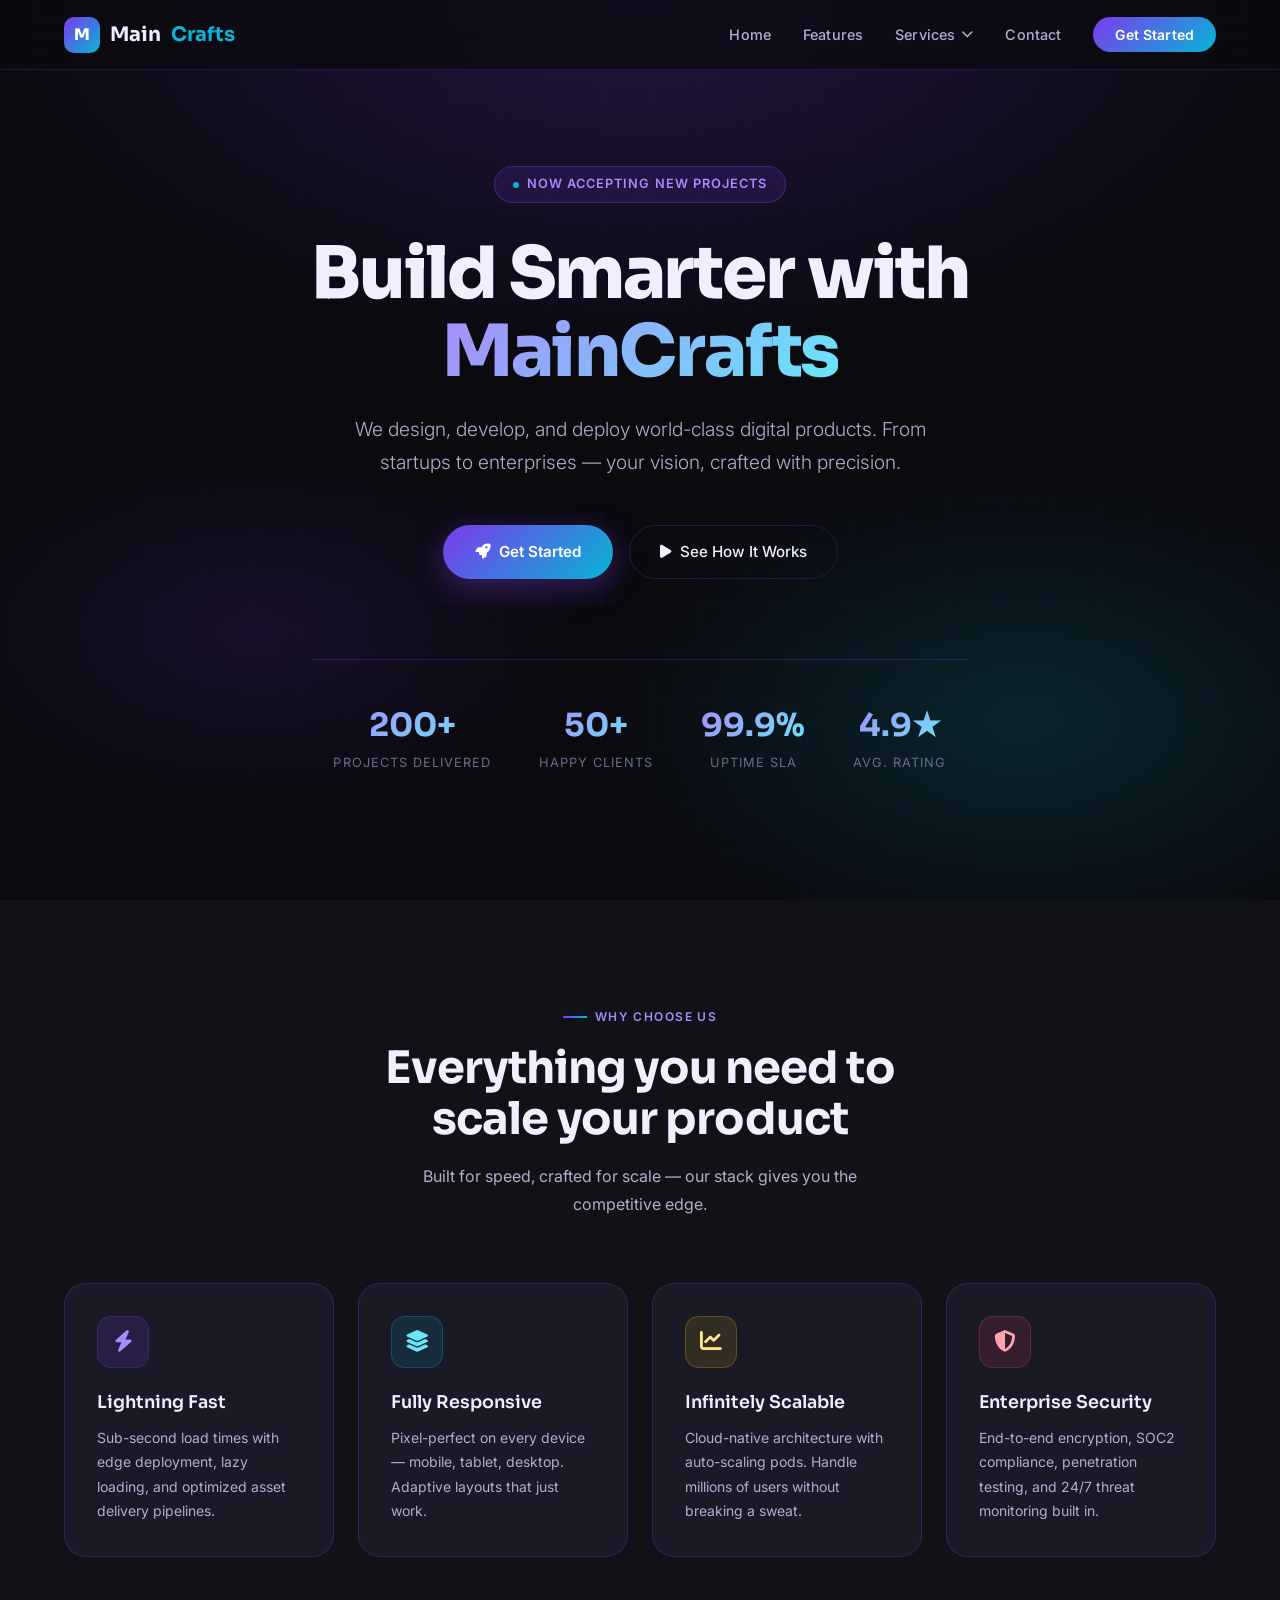
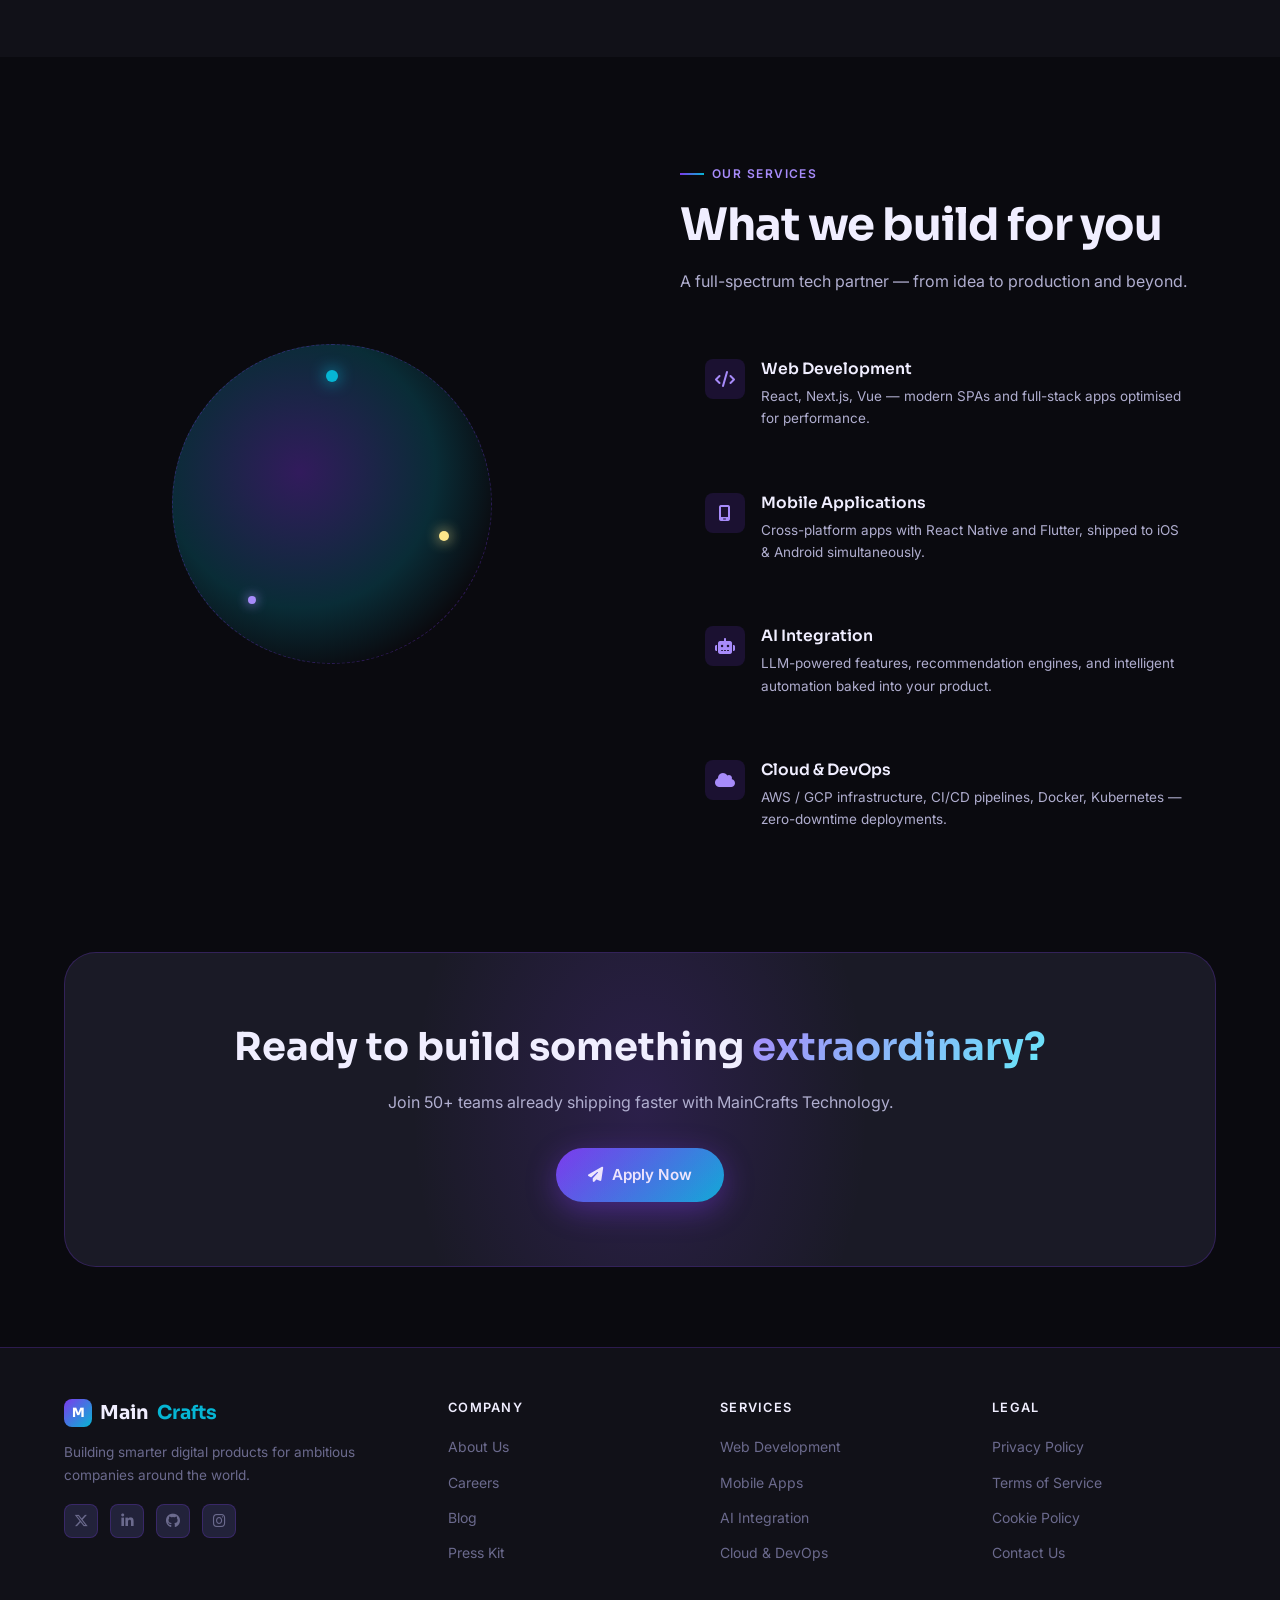
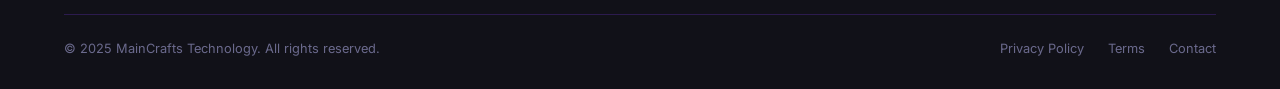
<file: task 1/index.html>
<!DOCTYPE html>
<html lang="en">
<head>
  <meta charset="UTF-8" />
  <meta name="viewport" content="width=device-width, initial-scale=1.0"/>
  <title>MainCrafts Technology – Build Smarter</title>

  <!-- Google Fonts -->
  <link rel="preconnect" href="https://fonts.googleapis.com"/>
  <link rel="preconnect" href="https://fonts.gstatic.com" crossorigin/>
  <link href="https://fonts.googleapis.com/css2?family=Sora:wght@300;400;600;700;800&family=Inter:wght@300;400;500;600&display=swap" rel="stylesheet"/>

  <!-- Font Awesome -->
  <link rel="stylesheet" href="https://cdnjs.cloudflare.com/ajax/libs/font-awesome/6.5.0/css/all.min.css"/>

  <!-- Custom CSS -->
  <link rel="stylesheet" href="style.css"/>
</head>
<body>

<!-- ══════════════ NAVBAR ══════════════ -->
<nav id="navbar">
  <a href="#home" class="nav-logo">
    <div class="logo-mark">M</div>
    Main<span class="logo-dot">Crafts</span>
  </a>

  <ul class="nav-links">
    <li><a href="#home">Home</a></li>
    <li><a href="#features">Features</a></li>
    <li class="dropdown">
      <a href="#services">Services <i class="fa-solid fa-chevron-down"></i></a>
      <ul class="dropdown-menu">
        <li><a href="#services"><i class="fa-solid fa-code"></i> Web Development</a></li>
        <li><a href="#services"><i class="fa-solid fa-mobile-screen"></i> Mobile Apps</a></li>
        <li><a href="#services"><i class="fa-solid fa-robot"></i> AI Integration</a></li>
        <li><a href="#services"><i class="fa-solid fa-cloud"></i> Cloud Solutions</a></li>
        <li><a href="#services"><i class="fa-solid fa-shield-halved"></i> Cybersecurity</a></li>
      </ul>
    </li>
    <li><a href="#contact">Contact</a></li>
    <li><a href="#contact" class="nav-cta">Get Started</a></li>
  </ul>

  <button class="hamburger" id="hamburger" aria-label="Open menu">
    <i class="fa-solid fa-bars"></i>
  </button>
</nav>

<!-- Mobile Menu -->
<div class="mobile-menu" id="mobile-menu">
  <a href="#home" class="mob-link">Home</a>
  <a href="#features" class="mob-link">Features</a>
  <a href="#services" class="mob-link">Services</a>
  <a href="#services" class="m-sub mob-link">↳ Web Development</a>
  <a href="#services" class="m-sub mob-link">↳ Mobile Apps</a>
  <a href="#services" class="m-sub mob-link">↳ AI Integration</a>
  <a href="#services" class="m-sub mob-link">↳ Cloud Solutions</a>
  <a href="#contact" class="mob-link">Contact</a>
  <a href="#contact" class="m-cta mob-link">Get Started →</a>
</div>

<!-- ══════════════ HERO ══════════════ -->
<section id="home">
  <div class="hero-content">
    <div class="hero-badge"><span></span> Now Accepting New Projects</div>

    <h1 class="hero-h1">
      Build Smarter with<br/>
      <span class="gradient-text">MainCrafts</span>
    </h1>

    <p class="hero-sub">
      We design, develop, and deploy world-class digital products. From startups to enterprises — your vision, crafted with precision.
    </p>

    <div class="hero-actions">
      <a href="#contact" class="btn-primary">
        <i class="fa-solid fa-rocket"></i> Get Started
      </a>
      <a href="#features" class="btn-ghost">
        <i class="fa-solid fa-play"></i> See How It Works
      </a>
    </div>

    <div class="hero-stats">
      <div class="stat-item">
        <div class="stat-num">200+</div>
        <div class="stat-label">Projects Delivered</div>
      </div>
      <div class="stat-item">
        <div class="stat-num">50+</div>
        <div class="stat-label">Happy Clients</div>
      </div>
      <div class="stat-item">
        <div class="stat-num">99.9%</div>
        <div class="stat-label">Uptime SLA</div>
      </div>
      <div class="stat-item">
        <div class="stat-num">4.9★</div>
        <div class="stat-label">Avg. Rating</div>
      </div>
    </div>
  </div>
</section>

<!-- ══════════════ FEATURES ══════════════ -->
<section id="features">
  <div class="section-head reveal">
    <div class="section-label">Why Choose Us</div>
    <h2 class="section-title">Everything you need to <br/>scale your product</h2>
    <p class="section-desc">Built for speed, crafted for scale — our stack gives you the competitive edge.</p>
  </div>

  <div class="features-grid">
    <div class="feat-card reveal">
      <div class="feat-icon"><i class="fa-solid fa-bolt"></i></div>
      <div class="feat-title">Lightning Fast</div>
      <p class="feat-desc">Sub-second load times with edge deployment, lazy loading, and optimized asset delivery pipelines.</p>
    </div>

    <div class="feat-card c-cyan reveal">
      <div class="feat-icon"><i class="fa-solid fa-layer-group"></i></div>
      <div class="feat-title">Fully Responsive</div>
      <p class="feat-desc">Pixel-perfect on every device — mobile, tablet, desktop. Adaptive layouts that just work.</p>
    </div>

    <div class="feat-card c-amber reveal">
      <div class="feat-icon"><i class="fa-solid fa-chart-line"></i></div>
      <div class="feat-title">Infinitely Scalable</div>
      <p class="feat-desc">Cloud-native architecture with auto-scaling pods. Handle millions of users without breaking a sweat.</p>
    </div>

    <div class="feat-card c-rose reveal">
      <div class="feat-icon"><i class="fa-solid fa-shield-halved"></i></div>
      <div class="feat-title">Enterprise Security</div>
      <p class="feat-desc">End-to-end encryption, SOC2 compliance, penetration testing, and 24/7 threat monitoring built in.</p>
    </div>
  </div>
</section>

<!-- ══════════════ SERVICES ══════════════ -->
<section id="services">
  <div class="services-wrap">
    <div class="services-visual reveal">
      <div class="orb">
        <div class="orb-ring"></div>
        <div class="orb-dot"></div>
        <div class="orb-dot d2"></div>
        <div class="orb-dot d3"></div>
      </div>
    </div>

    <div class="reveal">
      <div class="section-label">Our Services</div>
      <h2 class="section-title">What we build for you</h2>
      <p class="section-desc" style="margin-bottom:2.5rem;">A full-spectrum tech partner — from idea to production and beyond.</p>

      <ul class="services-list">
        <li class="svc-item">
          <div class="svc-item-icon"><i class="fa-solid fa-code"></i></div>
          <div>
            <div class="svc-item-title">Web Development</div>
            <p class="svc-item-desc">React, Next.js, Vue — modern SPAs and full-stack apps optimised for performance.</p>
          </div>
        </li>
        <li class="svc-item">
          <div class="svc-item-icon"><i class="fa-solid fa-mobile-screen"></i></div>
          <div>
            <div class="svc-item-title">Mobile Applications</div>
            <p class="svc-item-desc">Cross-platform apps with React Native and Flutter, shipped to iOS & Android simultaneously.</p>
          </div>
        </li>
        <li class="svc-item">
          <div class="svc-item-icon"><i class="fa-solid fa-robot"></i></div>
          <div>
            <div class="svc-item-title">AI Integration</div>
            <p class="svc-item-desc">LLM-powered features, recommendation engines, and intelligent automation baked into your product.</p>
          </div>
        </li>
        <li class="svc-item">
          <div class="svc-item-icon"><i class="fa-solid fa-cloud"></i></div>
          <div>
            <div class="svc-item-title">Cloud & DevOps</div>
            <p class="svc-item-desc">AWS / GCP infrastructure, CI/CD pipelines, Docker, Kubernetes — zero-downtime deployments.</p>
          </div>
        </li>
      </ul>
    </div>
  </div>
</section>

<!-- ══════════════ CTA BANNER ══════════════ -->
<div class="cta-banner reveal" id="contact">
  <h2>Ready to build something <span class="cta-gradient-text">extraordinary?</span></h2>
  <p>Join 50+ teams already shipping faster with MainCrafts Technology.</p>
  <a href="mailto:hello@maincrafts.in" class="btn-primary" style="display:inline-flex;">
    <i class="fa-solid fa-paper-plane"></i> Apply Now
  </a>
</div>

<!-- ══════════════ FOOTER ══════════════ -->
<footer>
  <div class="footer-top">
    <div class="footer-brand">
      <div class="brand-name">
        <div class="footer-logo-mark">M</div>
        Main<span class="logo-dot">Crafts</span>
      </div>
      <p>Building smarter digital products for ambitious companies around the world.</p>
      <div class="social-row">
        <a href="#" aria-label="Twitter"><i class="fa-brands fa-x-twitter"></i></a>
        <a href="#" aria-label="LinkedIn"><i class="fa-brands fa-linkedin-in"></i></a>
        <a href="#" aria-label="GitHub"><i class="fa-brands fa-github"></i></a>
        <a href="#" aria-label="Instagram"><i class="fa-brands fa-instagram"></i></a>
      </div>
    </div>

    <div class="footer-col">
      <h4>Company</h4>
      <ul>
        <li><a href="#">About Us</a></li>
        <li><a href="#">Careers</a></li>
        <li><a href="#">Blog</a></li>
        <li><a href="#">Press Kit</a></li>
      </ul>
    </div>

    <div class="footer-col">
      <h4>Services</h4>
      <ul>
        <li><a href="#services">Web Development</a></li>
        <li><a href="#services">Mobile Apps</a></li>
        <li><a href="#services">AI Integration</a></li>
        <li><a href="#services">Cloud & DevOps</a></li>
      </ul>
    </div>

    <div class="footer-col">
      <h4>Legal</h4>
      <ul>
        <li><a href="#">Privacy Policy</a></li>
        <li><a href="#">Terms of Service</a></li>
        <li><a href="#">Cookie Policy</a></li>
        <li><a href="#contact">Contact Us</a></li>
      </ul>
    </div>
  </div>

  <div class="footer-bottom">
    <p>© 2025 MainCrafts Technology. All rights reserved.</p>
    <div class="footer-links">
      <a href="#">Privacy Policy</a>
      <a href="#">Terms</a>
      <a href="#contact">Contact</a>
    </div>
  </div>
</footer>

<!-- Custom JS -->
<script src="script.js"></script>
</body>
</html>
</file>
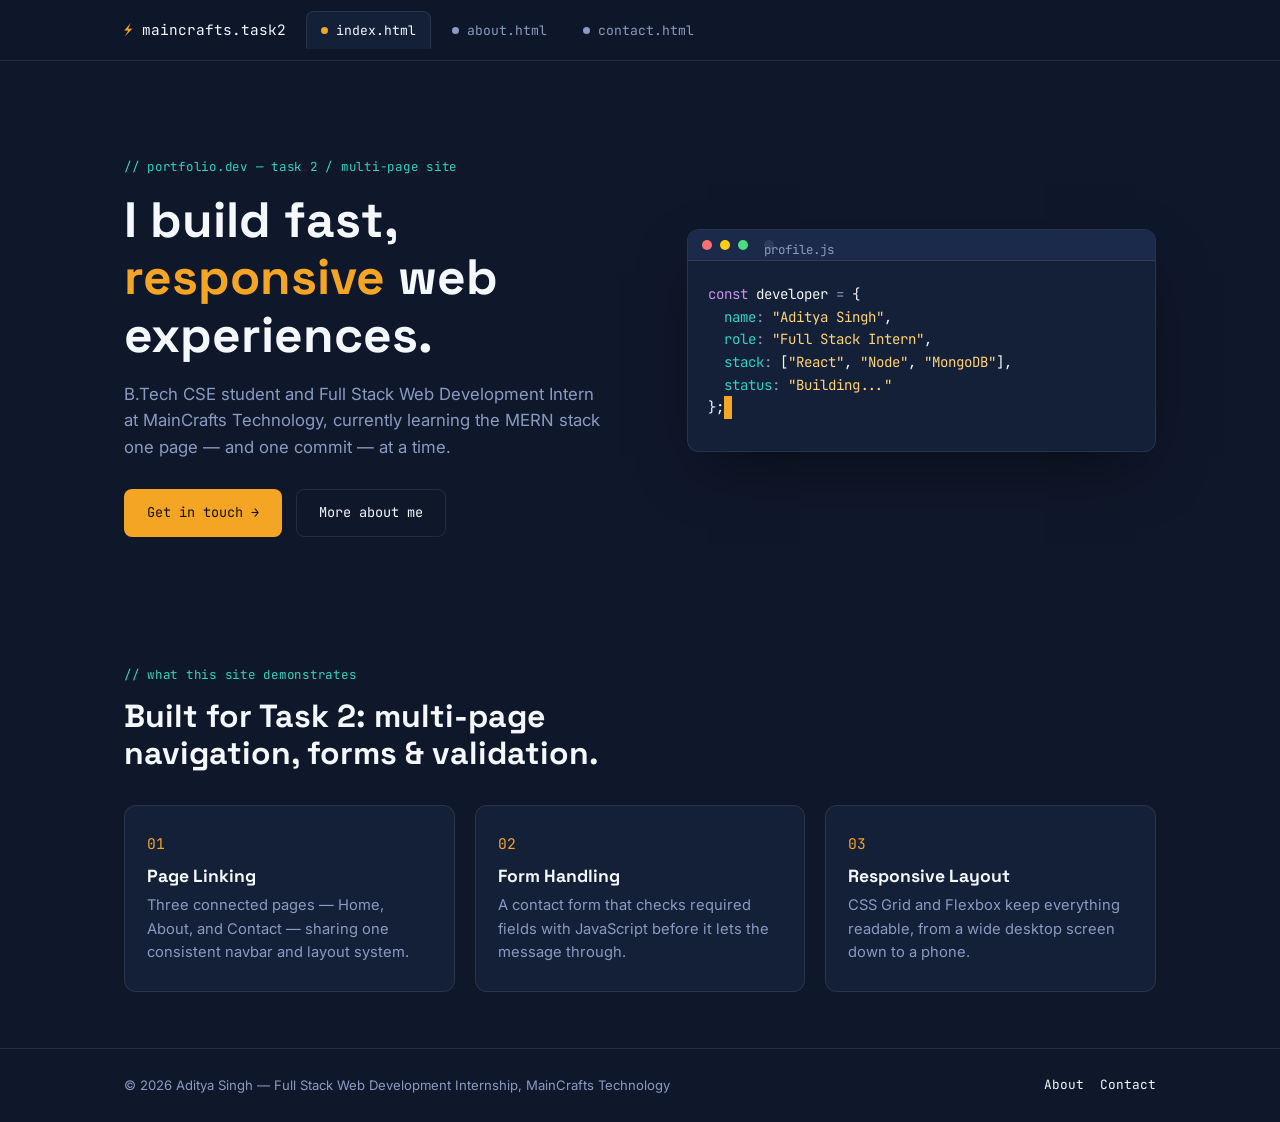
<file: task 2/index.html>
<!DOCTYPE html>
<html lang="en">
<head>
<meta charset="UTF-8" />
<meta name="viewport" content="width=device-width, initial-scale=1.0" />
<title>Home — Aditya Singh | Full Stack Developer</title>
<link rel="preconnect" href="https://fonts.googleapis.com">
<link href="https://fonts.googleapis.com/css2?family=Space+Grotesk:wght@500;600;700&family=Inter:wght@400;500;600&family=JetBrains+Mono:wght@400;500&display=swap" rel="stylesheet">
<link rel="stylesheet" href="style.css">
</head>
<body>

<nav class="tabbar">
  <div class="tabbar__inner">
    <div class="tabbar__brand"><span>⚡</span> maincrafts.task2</div>
    <div class="tabbar__tabs">
      <a href="index.html" class="tab active"><span class="tab__dot"></span>index.html</a>
      <a href="about.html" class="tab"><span class="tab__dot"></span>about.html</a>
      <a href="contact.html" class="tab"><span class="tab__dot"></span>contact.html</a>
    </div>
    <button class="tabbar__menu" id="menuBtn" aria-label="Toggle menu">☰</button>
  </div>
</nav>

<main class="wrap">
  <section class="hero">
    <div>
      <p class="eyebrow">// portfolio.dev — task 2 / multi-page site</p>
      <h1>I build fast, <span class="hl">responsive</span> web experiences.</h1>
      <p class="lead">B.Tech CSE student and Full Stack Web Development Intern at MainCrafts Technology, currently learning the MERN stack one page — and one commit — at a time.</p>
      <div class="hero__cta">
        <a href="contact.html" class="btn btn--primary">Get in touch →</a>
        <a href="about.html" class="btn btn--ghost">More about me</a>
      </div>
    </div>

    <div class="terminal">
      <div class="terminal__bar">
        <span></span><span></span><span></span>
        <span class="terminal__title">profile.js</span>
      </div>
      <div class="terminal__body" id="typedCode"></div>
    </div>
  </section>

  <section class="section">
    <div class="section__head">
      <p class="eyebrow">// what this site demonstrates</p>
      <h2>Built for Task 2: multi-page navigation, forms &amp; validation.</h2>
    </div>

    <div class="grid-3">
      <div class="card">
        <p class="card__num">01</p>
        <h3>Page Linking</h3>
        <p>Three connected pages — Home, About, and Contact — sharing one consistent navbar and layout system.</p>
      </div>
      <div class="card">
        <p class="card__num">02</p>
        <h3>Form Handling</h3>
        <p>A contact form that checks required fields with JavaScript before it lets the message through.</p>
      </div>
      <div class="card">
        <p class="card__num">03</p>
        <h3>Responsive Layout</h3>
        <p>CSS Grid and Flexbox keep everything readable, from a wide desktop screen down to a phone.</p>
      </div>
    </div>
  </section>
</main>

<footer>
  <div class="wrap">
    <p>© 2026 Aditya Singh — Full Stack Web Development Internship, MainCrafts Technology</p>
    <div class="foot-links">
      <a href="about.html">About</a>
      <a href="contact.html">Contact</a>
    </div>
  </div>
</footer>

<script src="script.js"></script>
</body>
</html>
</file>
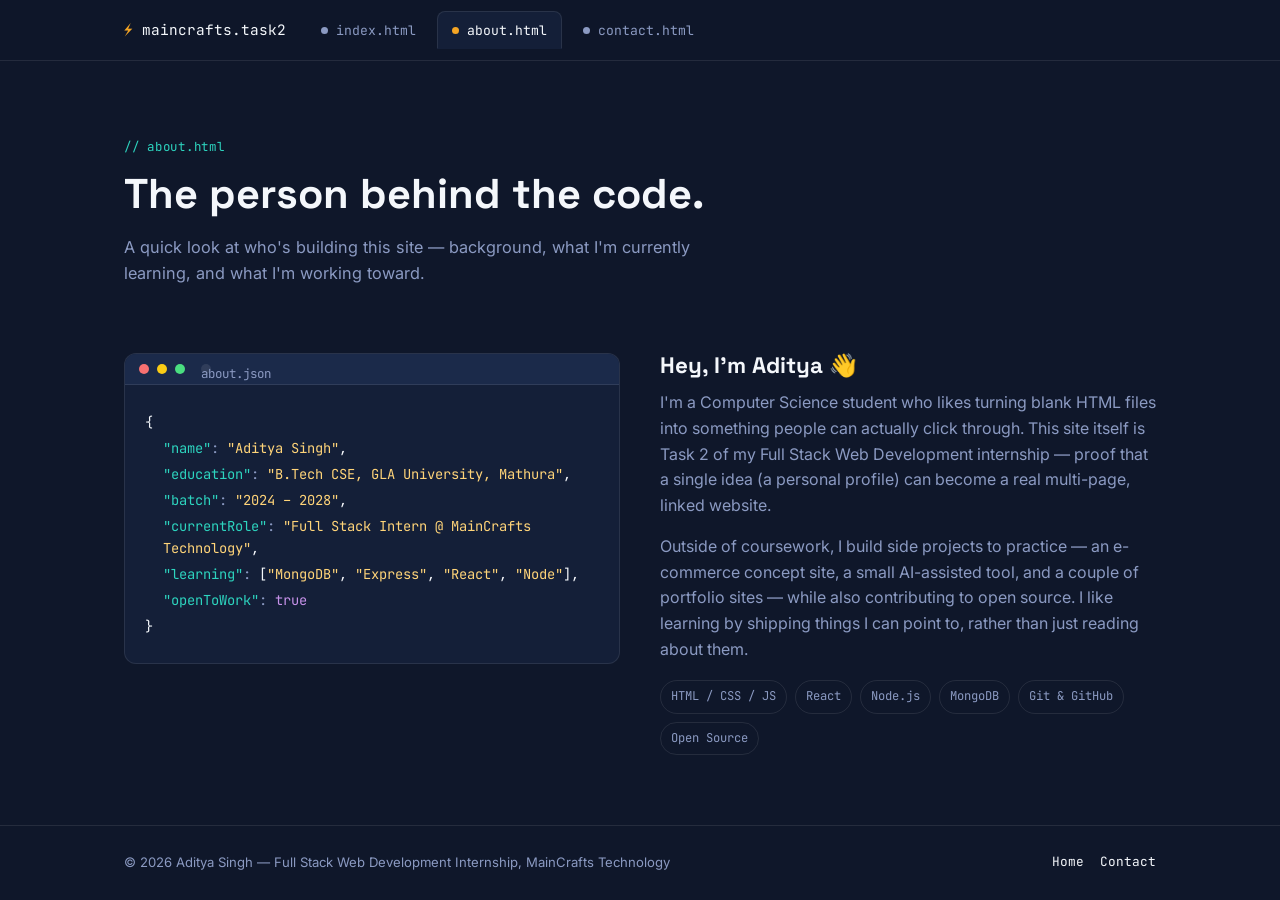
<file: task 2/about.html>
<!DOCTYPE html>
<html lang="en">
<head>
<meta charset="UTF-8" />
<meta name="viewport" content="width=device-width, initial-scale=1.0" />
<title>About — Aditya Singh | Full Stack Developer</title>
<link rel="preconnect" href="https://fonts.googleapis.com">
<link href="https://fonts.googleapis.com/css2?family=Space+Grotesk:wght@500;600;700&family=Inter:wght@400;500;600&family=JetBrains+Mono:wght@400;500&display=swap" rel="stylesheet">
<link rel="stylesheet" href="style.css">
</head>
<body>

<nav class="tabbar">
  <div class="tabbar__inner">
    <div class="tabbar__brand"><span>⚡</span> maincrafts.task2</div>
    <div class="tabbar__tabs">
      <a href="index.html" class="tab"><span class="tab__dot"></span>index.html</a>
      <a href="about.html" class="tab active"><span class="tab__dot"></span>about.html</a>
      <a href="contact.html" class="tab"><span class="tab__dot"></span>contact.html</a>
    </div>
    <button class="tabbar__menu" id="menuBtn" aria-label="Toggle menu">☰</button>
  </div>
</nav>

<main class="wrap">
  <section class="about-hero">
    <p class="eyebrow">// about.html</p>
    <h1>The person behind the code.</h1>
    <p class="lead">A quick look at who's building this site — background, what I'm currently learning, and what I'm working toward.</p>
  </section>

  <section class="about-grid">
    <div class="profile-card">
      <div class="terminal__bar">
        <span></span><span></span><span></span>
        <span class="terminal__title">about.json</span>
      </div>
      <div class="profile-card__body">
        <div class="line">{</div>
        <div class="line indent"><span class="tok-key">"name"</span><span class="tok-punc">:</span> <span class="tok-str">"Aditya Singh"</span>,</div>
        <div class="line indent"><span class="tok-key">"education"</span><span class="tok-punc">:</span> <span class="tok-str">"B.Tech CSE, GLA University, Mathura"</span>,</div>
        <div class="line indent"><span class="tok-key">"batch"</span><span class="tok-punc">:</span> <span class="tok-str">"2024 – 2028"</span>,</div>
        <div class="line indent"><span class="tok-key">"currentRole"</span><span class="tok-punc">:</span> <span class="tok-str">"Full Stack Intern @ MainCrafts Technology"</span>,</div>
        <div class="line indent"><span class="tok-key">"learning"</span><span class="tok-punc">:</span> [<span class="tok-str">"MongoDB"</span>, <span class="tok-str">"Express"</span>, <span class="tok-str">"React"</span>, <span class="tok-str">"Node"</span>],</div>
        <div class="line indent"><span class="tok-key">"openToWork"</span><span class="tok-punc">:</span> <span class="tok-kw">true</span></div>
        <div class="line">}</div>
      </div>
    </div>

    <div class="about-copy">
      <h2>Hey, I'm Aditya 👋</h2>
      <p>I'm a Computer Science student who likes turning blank HTML files into something people can actually click through. This site itself is Task 2 of my Full Stack Web Development internship — proof that a single idea (a personal profile) can become a real multi-page, linked website.</p>
      <p>Outside of coursework, I build side projects to practice — an e-commerce concept site, a small AI-assisted tool, and a couple of portfolio sites — while also contributing to open source. I like learning by shipping things I can point to, rather than just reading about them.</p>
      <div class="tag-row">
        <span class="tag">HTML / CSS / JS</span>
        <span class="tag">React</span>
        <span class="tag">Node.js</span>
        <span class="tag">MongoDB</span>
        <span class="tag">Git &amp; GitHub</span>
        <span class="tag">Open Source</span>
      </div>
    </div>
  </section>
</main>

<footer>
  <div class="wrap">
    <p>© 2026 Aditya Singh — Full Stack Web Development Internship, MainCrafts Technology</p>
    <div class="foot-links">
      <a href="index.html">Home</a>
      <a href="contact.html">Contact</a>
    </div>
  </div>
</footer>

<script src="script.js"></script>
</body>
</html>
</file>
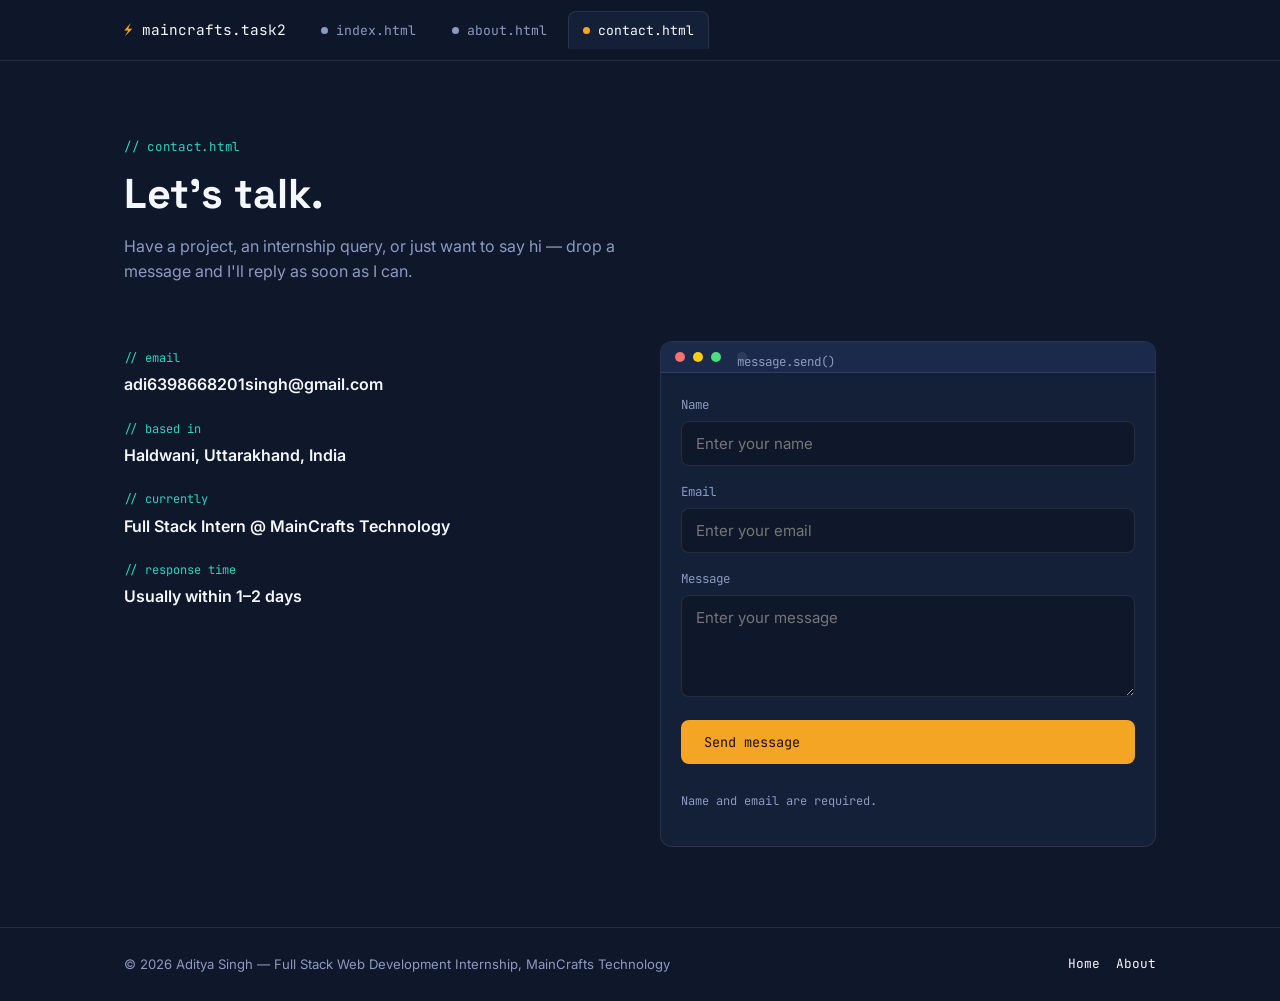
<file: task 2/contact.html>
<!DOCTYPE html>
<html lang="en">
<head>
<meta charset="UTF-8" />
<meta name="viewport" content="width=device-width, initial-scale=1.0" />
<title>Contact — Aditya Singh | Full Stack Developer</title>
<link rel="preconnect" href="https://fonts.googleapis.com">
<link href="https://fonts.googleapis.com/css2?family=Space+Grotesk:wght@500;600;700&family=Inter:wght@400;500;600&family=JetBrains+Mono:wght@400;500&display=swap" rel="stylesheet">
<link rel="stylesheet" href="style.css">
</head>
<body>

<nav class="tabbar">
  <div class="tabbar__inner">
    <div class="tabbar__brand"><span>⚡</span> maincrafts.task2</div>
    <div class="tabbar__tabs">
      <a href="index.html" class="tab"><span class="tab__dot"></span>index.html</a>
      <a href="about.html" class="tab"><span class="tab__dot"></span>about.html</a>
      <a href="contact.html" class="tab active"><span class="tab__dot"></span>contact.html</a>
    </div>
    <button class="tabbar__menu" id="menuBtn" aria-label="Toggle menu">☰</button>
  </div>
</nav>

<main class="wrap">
  <section class="contact-hero">
    <p class="eyebrow">// contact.html</p>
    <h1>Let's talk.</h1>
    <p class="lead">Have a project, an internship query, or just want to say hi — drop a message and I'll reply as soon as I can.</p>
  </section>

  <section class="contact-wrap">
    <div class="contact-info">
      <div class="item">
        <span class="label">// email</span>
        <strong>adi6398668201singh@gmail.com</strong>
      </div>
      <div class="item">
        <span class="label">// based in</span>
        <strong>Haldwani, Uttarakhand, India</strong>
      </div>
      <div class="item">
        <span class="label">// currently</span>
        <strong>Full Stack Intern @ MainCrafts Technology</strong>
      </div>
      <div class="item">
        <span class="label">// response time</span>
        <strong>Usually within 1–2 days</strong>
      </div>
    </div>

    <div class="form-card">
      <div class="terminal__bar">
        <span></span><span></span><span></span>
        <span class="terminal__title">message.send()</span>
      </div>
      <form name="contactForm" onsubmit="return validateForm()">
        <div class="field">
          <label for="name">Name</label>
          <input type="text" id="name" name="name" placeholder="Enter your name">
        </div>
        <div class="field">
          <label for="email">Email</label>
          <input type="email" id="email" name="email" placeholder="Enter your email">
        </div>
        <div class="field">
          <label for="message">Message</label>
          <textarea id="message" name="message" rows="4" placeholder="Enter your message"></textarea>
        </div>
        <button type="submit" class="btn btn--primary">Send message</button>
        <p class="form-note" id="formNote">Name and email are required.</p>
      </form>
    </div>
  </section>
</main>

<footer>
  <div class="wrap">
    <p>© 2026 Aditya Singh — Full Stack Web Development Internship, MainCrafts Technology</p>
    <div class="foot-links">
      <a href="index.html">Home</a>
      <a href="about.html">About</a>
    </div>
  </div>
</footer>

<script src="script.js"></script>
</body>
</html>
</file>
<file: task 1/style.css>
*, *::before, *::after { box-sizing: border-box; margin: 0; padding: 0; }

:root {
  --violet:    #7C3AED;
  --violet-lt: #A78BFA;
  --cyan:      #06B6D4;
  --cyan-lt:   #67E8F9;
  --bg-0:      #0A0A0F;
  --bg-1:      #111118;
  --bg-2:      #1A1A26;
  --bg-3:      #22223A;
  --text-hi:   #F0EEFF;
  --text-md:   #B0AECF;
  --text-lo:   #6B6A8D;
  --border:    rgba(124,58,237,0.25);
  --font-display: 'Sora', sans-serif;
  --font-body:    'Inter', sans-serif;
  --radius-sm: 8px;
  --radius-md: 14px;
  --radius-lg: 22px;
  --radius-xl: 32px;
}

html { scroll-behavior: smooth; }

body {
  font-family: var(--font-body);
  background: var(--bg-0);
  color: var(--text-hi);
  line-height: 1.6;
  overflow-x: hidden;
}

/* ── SCROLLBAR ── */
::-webkit-scrollbar { width: 6px; }
::-webkit-scrollbar-track { background: var(--bg-1); }
::-webkit-scrollbar-thumb { background: var(--violet); border-radius: 3px; }

/* ── SELECTION ── */
::selection { background: rgba(124,58,237,0.35); color: #fff; }

/* ══════════════════════════════
   NAVBAR
══════════════════════════════ */
nav {
  position: fixed; top: 0; left: 0; right: 0; z-index: 1000;
  display: flex; align-items: center; justify-content: space-between;
  padding: 0 5vw;
  height: 70px;
  background: rgba(10,10,15,0.72);
  backdrop-filter: blur(18px);
  border-bottom: 1px solid var(--border);
  transition: background 0.3s;
}

.nav-logo {
  display: flex; align-items: center; gap: 10px;
  font-family: var(--font-display); font-size: 1.25rem; font-weight: 700;
  color: var(--text-hi); text-decoration: none;
}
.nav-logo .logo-mark {
  width: 36px; height: 36px; border-radius: 10px;
  background: linear-gradient(135deg, var(--violet) 0%, var(--cyan) 100%);
  display: flex; align-items: center; justify-content: center;
  font-size: 1rem; font-weight: 800; color: #fff;
}
.logo-dot { color: var(--cyan); }

.nav-links {
  display: flex; align-items: center; gap: 2rem;
  list-style: none;
}
.nav-links a {
  color: var(--text-md); text-decoration: none;
  font-size: 0.9rem; font-weight: 500; letter-spacing: 0.01em;
  transition: color 0.2s;
}
.nav-links a:hover { color: var(--text-hi); }

/* Dropdown */
.dropdown { position: relative; }
.dropdown > a { display: flex; align-items: center; gap: 6px; }
.dropdown > a i { font-size: 0.75rem; transition: transform 0.25s; }
.dropdown:hover > a i { transform: rotate(180deg); }

.dropdown-menu {
  position: absolute; top: calc(100% + 14px); left: 50%;
  transform: translateX(-50%) translateY(-6px);
  background: var(--bg-2); border: 1px solid var(--border);
  border-radius: var(--radius-md); padding: 8px;
  min-width: 200px; list-style: none;
  opacity: 0; pointer-events: none;
  transition: opacity 0.2s, transform 0.2s;
  box-shadow: 0 24px 48px rgba(0,0,0,0.5);
}
.dropdown:hover .dropdown-menu {
  opacity: 1; pointer-events: all;
  transform: translateX(-50%) translateY(0);
}
.dropdown-menu li a {
  display: flex; align-items: center; gap: 10px;
  padding: 9px 14px; border-radius: var(--radius-sm);
  color: var(--text-md); font-size: 0.875rem;
  transition: background 0.15s, color 0.15s;
}
.dropdown-menu li a i { color: var(--violet-lt); width: 16px; }
.dropdown-menu li a:hover { background: rgba(124,58,237,0.12); color: var(--text-hi); }

.nav-cta {
  background: linear-gradient(135deg, var(--violet) 0%, var(--cyan) 100%);
  color: #fff !important; padding: 9px 22px !important;
  border-radius: var(--radius-xl); font-weight: 600 !important;
  transition: opacity 0.2s, transform 0.15s !important;
  font-size: 0.875rem !important;
}
.nav-cta:hover { opacity: 0.9; transform: translateY(-1px) !important; }

/* Hamburger */
.hamburger {
  display: none; background: none; border: none;
  color: var(--text-hi); font-size: 1.4rem; cursor: pointer;
}

.mobile-menu {
  display: none; position: fixed; inset: 70px 0 0 0; z-index: 999;
  background: var(--bg-1); padding: 2rem 5vw;
  flex-direction: column; gap: 1rem; overflow-y: auto;
}
.mobile-menu.open { display: flex; }
.mobile-menu a {
  color: var(--text-md); text-decoration: none; font-size: 1.05rem;
  font-weight: 500; padding: 10px 0; border-bottom: 1px solid var(--border);
}
.mobile-menu .m-sub { padding-left: 1.5rem; font-size: 0.9rem; color: var(--text-lo); }
.mobile-menu .m-cta {
  margin-top: 1rem; text-align: center;
  background: linear-gradient(135deg, var(--violet), var(--cyan));
  color: #fff !important; padding: 14px !important;
  border-radius: var(--radius-md); border: none !important;
}

/* ══════════════════════════════
   HERO
══════════════════════════════ */
#home {
  min-height: 100vh;
  display: flex; align-items: center; justify-content: center; text-align: center;
  padding: 100px 5vw 60px;
  position: relative; overflow: hidden;
}

#home::before {
  content: '';
  position: absolute; inset: 0;
  background:
    radial-gradient(ellipse 80% 60% at 50% 0%, rgba(124,58,237,0.22) 0%, transparent 65%),
    radial-gradient(ellipse 60% 50% at 80% 80%, rgba(6,182,212,0.15) 0%, transparent 55%),
    radial-gradient(ellipse 50% 40% at 20% 70%, rgba(124,58,237,0.12) 0%, transparent 50%);
  animation: bgPulse 8s ease-in-out infinite alternate;
}
@keyframes bgPulse {
  from { opacity: 0.7; }
  to   { opacity: 1; }
}

#home::after {
  content: '';
  position: absolute; inset: 0;
  background-image:
    linear-gradient(rgba(124,58,237,0.06) 1px, transparent 1px),
    linear-gradient(90deg, rgba(124,58,237,0.06) 1px, transparent 1px);
  background-size: 50px 50px;
  mask-image: radial-gradient(ellipse 80% 80% at 50% 50%, black 0%, transparent 100%);
}

.hero-content { position: relative; z-index: 2; max-width: 820px; }

.hero-badge {
  display: inline-flex; align-items: center; gap: 8px;
  background: rgba(124,58,237,0.15); border: 1px solid rgba(124,58,237,0.35);
  border-radius: var(--radius-xl); padding: 7px 18px;
  font-size: 0.8rem; font-weight: 600; color: var(--violet-lt);
  letter-spacing: 0.08em; text-transform: uppercase; margin-bottom: 2rem;
}
.hero-badge span {
  width: 6px; height: 6px; background: var(--cyan); border-radius: 50%;
  animation: blink 1.6s ease-in-out infinite;
}
@keyframes blink { 0%,100%{opacity:1;} 50%{opacity:0.3;} }

.hero-h1 {
  font-family: var(--font-display); font-weight: 800;
  font-size: clamp(2.6rem, 6vw, 4.5rem); line-height: 1.08;
  letter-spacing: -0.03em; margin-bottom: 1.4rem;
}
.hero-h1 .gradient-text {
  background: linear-gradient(135deg, var(--violet-lt) 0%, var(--cyan-lt) 100%);
  -webkit-background-clip: text; background-clip: text; -webkit-text-fill-color: transparent;
}

.hero-sub {
  font-size: clamp(1rem, 2vw, 1.2rem); color: var(--text-md);
  max-width: 580px; margin: 0 auto 2.8rem; font-weight: 300; line-height: 1.75;
}

.hero-actions { display: flex; align-items: center; justify-content: center; gap: 1rem; flex-wrap: wrap; }

.btn-primary {
  display: inline-flex; align-items: center; gap: 9px;
  background: linear-gradient(135deg, var(--violet) 0%, var(--cyan) 100%);
  color: #fff; text-decoration: none; padding: 15px 32px;
  border-radius: var(--radius-xl); font-weight: 600; font-size: 0.95rem;
  border: none; cursor: pointer;
  box-shadow: 0 8px 30px rgba(124,58,237,0.4);
  transition: transform 0.2s, box-shadow 0.2s;
}
.btn-primary:hover {
  transform: translateY(-3px);
  box-shadow: 0 14px 40px rgba(124,58,237,0.5);
}

.btn-ghost {
  display: inline-flex; align-items: center; gap: 9px;
  background: transparent; color: var(--text-hi); text-decoration: none;
  padding: 14px 30px; border-radius: var(--radius-xl);
  border: 1px solid var(--border); font-weight: 500; font-size: 0.95rem;
  transition: background 0.2s, border-color 0.2s;
}
.btn-ghost:hover { background: rgba(124,58,237,0.1); border-color: var(--violet); }

.hero-stats {
  display: flex; justify-content: center; gap: 3rem; flex-wrap: wrap;
  margin-top: 5rem; padding-top: 2.5rem;
  border-top: 1px solid var(--border);
}
.stat-item { text-align: center; }
.stat-num {
  font-family: var(--font-display); font-size: 2rem; font-weight: 700;
  background: linear-gradient(135deg, var(--violet-lt), var(--cyan-lt));
  -webkit-background-clip: text; background-clip: text; -webkit-text-fill-color: transparent;
}
.stat-label { font-size: 0.8rem; color: var(--text-lo); text-transform: uppercase; letter-spacing: 0.08em; margin-top: 2px; }

/* ══════════════════════════════
   SECTION COMMON
══════════════════════════════ */
section { padding: 100px 5vw; }

.section-label {
  display: inline-flex; align-items: center; gap: 8px;
  font-size: 0.75rem; font-weight: 600; letter-spacing: 0.12em;
  text-transform: uppercase; color: var(--violet-lt);
  margin-bottom: 1rem;
}
.section-label::before {
  content: ''; width: 24px; height: 2px;
  background: linear-gradient(90deg, var(--violet), var(--cyan));
}

.section-title {
  font-family: var(--font-display); font-size: clamp(1.8rem, 4vw, 2.8rem);
  font-weight: 700; line-height: 1.15; letter-spacing: -0.02em;
  margin-bottom: 1rem;
}
.section-desc { font-size: 1rem; color: var(--text-md); max-width: 520px; line-height: 1.8; }

.section-head { text-align: center; margin-bottom: 4rem; }
.section-head .section-desc { margin: 0 auto; }

/* ══════════════════════════════
   FEATURES
══════════════════════════════ */
#features { background: var(--bg-1); }

.features-grid {
  display: grid;
  grid-template-columns: repeat(auto-fit, minmax(240px, 1fr));
  gap: 1.5rem;
}

.feat-card {
  background: var(--bg-2);
  border: 1px solid var(--border);
  border-radius: var(--radius-lg);
  padding: 2rem;
  position: relative; overflow: hidden;
  transition: transform 0.3s, border-color 0.3s, box-shadow 0.3s;
}
.feat-card::before {
  content: '';
  position: absolute; top: 0; left: 0; right: 0; height: 3px;
  background: linear-gradient(90deg, var(--violet), var(--cyan));
  transform: scaleX(0); transform-origin: left;
  transition: transform 0.35s ease;
}
.feat-card:hover {
  transform: translateY(-6px);
  border-color: rgba(124,58,237,0.5);
  box-shadow: 0 20px 50px rgba(0,0,0,0.4), 0 0 0 1px rgba(124,58,237,0.15);
}
.feat-card:hover::before { transform: scaleX(1); }

.feat-icon {
  width: 52px; height: 52px; border-radius: var(--radius-md);
  background: rgba(124,58,237,0.15); border: 1px solid rgba(124,58,237,0.25);
  display: flex; align-items: center; justify-content: center;
  font-size: 1.35rem; color: var(--violet-lt); margin-bottom: 1.25rem;
  transition: background 0.3s;
}
.feat-card:hover .feat-icon { background: rgba(124,58,237,0.25); }

.feat-title {
  font-family: var(--font-display); font-size: 1.1rem; font-weight: 600;
  margin-bottom: 0.6rem; color: var(--text-hi);
}
.feat-desc { font-size: 0.875rem; color: var(--text-md); line-height: 1.75; }

.feat-card.c-cyan  .feat-icon { background: rgba(6,182,212,0.12); border-color: rgba(6,182,212,0.25); color: var(--cyan-lt); }
.feat-card.c-amber .feat-icon { background: rgba(234,179,8,0.12); border-color: rgba(234,179,8,0.25); color: #FDE68A; }
.feat-card.c-rose  .feat-icon { background: rgba(244,63,94,0.12); border-color: rgba(244,63,94,0.25); color: #FDA4AF; }

/* ══════════════════════════════
   SERVICES
══════════════════════════════ */
#services { background: var(--bg-0); }

.services-wrap {
  display: grid;
  grid-template-columns: 1fr 1fr;
  gap: 5rem;
  align-items: center;
}

.services-visual {
  position: relative;
  display: flex; align-items: center; justify-content: center;
}

.orb {
  width: 320px; height: 320px; border-radius: 50%;
  background: radial-gradient(circle at 40% 40%,
    rgba(124,58,237,0.35) 0%,
    rgba(6,182,212,0.2) 50%,
    transparent 75%);
  position: relative;
  animation: orbitSpin 12s linear infinite;
  flex-shrink: 0;
}
@keyframes orbitSpin { to { transform: rotate(360deg); } }

.orb-ring {
  position: absolute; inset: 0; border-radius: 50%;
  border: 1px dashed rgba(124,58,237,0.3);
  animation: orbitSpin 20s linear infinite reverse;
}

.orb-dot {
  position: absolute; width: 12px; height: 12px; border-radius: 50%;
  background: var(--cyan); box-shadow: 0 0 16px var(--cyan);
  top: 10%; left: 50%; transform: translate(-50%,-50%);
}
.orb-dot.d2 {
  width: 8px; height: 8px; background: var(--violet-lt);
  box-shadow: 0 0 12px var(--violet-lt); top: 80%; left: 25%;
}
.orb-dot.d3 {
  width: 10px; height: 10px; background: #FDE68A;
  box-shadow: 0 0 14px #FDE68A; top: 60%; left: 85%;
}

.services-list { list-style: none; display: flex; flex-direction: column; gap: 1.2rem; }

.svc-item {
  display: flex; align-items: flex-start; gap: 1rem;
  padding: 1.25rem 1.5rem; border-radius: var(--radius-md);
  border: 1px solid transparent;
  transition: border-color 0.25s, background 0.25s;
  cursor: default;
}
.svc-item:hover { border-color: var(--border); background: var(--bg-2); }
.svc-item-icon {
  flex-shrink: 0; width: 40px; height: 40px; border-radius: var(--radius-sm);
  background: rgba(124,58,237,0.15); display: flex; align-items: center; justify-content: center;
  color: var(--violet-lt); font-size: 1rem; margin-top: 2px;
}
.svc-item-title { font-family: var(--font-display); font-weight: 600; font-size: 0.975rem; margin-bottom: 3px; }
.svc-item-desc { font-size: 0.845rem; color: var(--text-md); line-height: 1.65; }

/* ══════════════════════════════
   CTA BANNER
══════════════════════════════ */
.cta-banner {
  margin: 0 5vw 80px;
  padding: 4rem 3rem;
  background: var(--bg-2);
  border: 1px solid var(--border);
  border-radius: var(--radius-xl);
  text-align: center;
  position: relative; overflow: hidden;
}
.cta-banner::before {
  content: '';
  position: absolute;
  top: -60%; left: 30%; right: 30%; bottom: -60%;
  background: radial-gradient(ellipse, rgba(124,58,237,0.18) 0%, transparent 70%);
  pointer-events: none;
}
.cta-banner h2 {
  font-family: var(--font-display); font-size: clamp(1.6rem, 3.5vw, 2.4rem);
  font-weight: 700; margin-bottom: 0.75rem; position: relative;
}
.cta-banner p { color: var(--text-md); font-size: 1rem; margin-bottom: 2rem; position: relative; }

.cta-gradient-text {
  background: linear-gradient(135deg, var(--violet-lt), var(--cyan-lt));
  -webkit-background-clip: text; background-clip: text; -webkit-text-fill-color: transparent;
}

/* ══════════════════════════════
   FOOTER
══════════════════════════════ */
footer {
  background: var(--bg-1);
  border-top: 1px solid var(--border);
  padding: 50px 5vw 30px;
}

.footer-top {
  display: grid;
  grid-template-columns: 1.5fr 1fr 1fr 1fr;
  gap: 3rem; margin-bottom: 3rem;
}

.footer-brand .brand-name {
  font-family: var(--font-display); font-size: 1.2rem; font-weight: 700;
  margin-bottom: 0.75rem; display: flex; align-items: center; gap: 8px;
}
.footer-brand p { font-size: 0.85rem; color: var(--text-lo); line-height: 1.75; }

.footer-logo-mark {
  width: 28px; height: 28px; border-radius: 8px;
  background: linear-gradient(135deg, var(--violet), var(--cyan));
  display: flex; align-items: center; justify-content: center;
  font-size: 0.8rem; font-weight: 800; color: #fff;
}

.footer-col h4 {
  font-size: 0.8rem; font-weight: 600; letter-spacing: 0.1em;
  text-transform: uppercase; color: var(--text-hi); margin-bottom: 1rem;
}
.footer-col ul { list-style: none; display: flex; flex-direction: column; gap: 0.6rem; }
.footer-col ul a {
  color: var(--text-lo); font-size: 0.875rem; text-decoration: none;
  transition: color 0.2s;
}
.footer-col ul a:hover { color: var(--violet-lt); }

.footer-bottom {
  display: flex; align-items: center; justify-content: space-between; flex-wrap: wrap; gap: 1rem;
  padding-top: 1.5rem; border-top: 1px solid var(--border);
}
.footer-bottom p { font-size: 0.8rem; color: var(--text-lo); }
.footer-links { display: flex; gap: 1.5rem; }
.footer-links a { font-size: 0.8rem; color: var(--text-lo); text-decoration: none; transition: color 0.2s; }
.footer-links a:hover { color: var(--violet-lt); }

.social-row { display: flex; gap: 0.75rem; margin-top: 1rem; }
.social-row a {
  width: 34px; height: 34px; border-radius: var(--radius-sm);
  background: var(--bg-3); border: 1px solid var(--border);
  display: flex; align-items: center; justify-content: center;
  color: var(--text-lo); font-size: 0.9rem; text-decoration: none;
  transition: color 0.2s, border-color 0.2s, background 0.2s;
}
.social-row a:hover { color: var(--violet-lt); border-color: var(--violet); background: rgba(124,58,237,0.1); }

/* ══════════════════════════════
   RESPONSIVE
══════════════════════════════ */
@media (max-width: 900px) {
  .nav-links { display: none; }
  .hamburger { display: block; }
  .services-wrap { grid-template-columns: 1fr; gap: 2.5rem; }
  .services-visual { display: none; }
  .footer-top { grid-template-columns: 1fr 1fr; }
}

@media (max-width: 600px) {
  section { padding: 70px 5vw; }
  .hero-stats { gap: 1.5rem; }
  .footer-top { grid-template-columns: 1fr; }
  .footer-bottom { flex-direction: column; align-items: flex-start; }
  .cta-banner { padding: 2.5rem 1.5rem; }
}

/* ── Scroll-reveal ── */
.reveal { opacity: 0; transform: translateY(28px); transition: opacity 0.65s ease, transform 0.65s ease; }
.reveal.visible { opacity: 1; transform: none; }
</file>
<file: task 2/style.css>
/* =========================================================
   Design tokens
   ========================================================= */
:root {
  --bg: #0f172a;
  --surface: #141f38;
  --surface-2: #1b2a4a;
  --border: rgba(255, 255, 255, 0.09);
  --text: #f4f7fb;
  --muted: #8b9ac2;
  --accent: #f5a524;      /* amber — CTAs, highlights */
  --accent-2: #2dd4bf;    /* teal — secondary accent, links */
  --danger: #f87171;
  --radius: 12px;
  --font-display: "Space Grotesk", sans-serif;
  --font-body: "Inter", sans-serif;
  --font-mono: "JetBrains Mono", monospace;
  --max: 1080px;
}

* { box-sizing: border-box; }
html { scroll-behavior: smooth; }
body {
  margin: 0;
  background: var(--bg);
  color: var(--text);
  font-family: var(--font-body);
  line-height: 1.6;
  -webkit-font-smoothing: antialiased;
}

img { max-width: 100%; display: block; }
a { color: inherit; text-decoration: none; }

:focus-visible {
  outline: 2px solid var(--accent-2);
  outline-offset: 3px;
  border-radius: 4px;
}

@media (prefers-reduced-motion: reduce) {
  * { animation-duration: 0.01ms !important; transition-duration: 0.01ms !important; }
}

.wrap {
  width: 100%;
  max-width: var(--max);
  margin: 0 auto;
  padding: 0 24px;
}

.eyebrow {
  font-family: var(--font-mono);
  font-size: 0.78rem;
  letter-spacing: 0.06em;
  color: var(--accent-2);
  text-transform: lowercase;
}

h1, h2, h3 {
  font-family: var(--font-display);
  margin: 0;
  line-height: 1.15;
}

p { color: var(--muted); }

/* =========================================================
   Tab-bar navigation (site is styled like an editor window)
   ========================================================= */
.tabbar {
  position: sticky;
  top: 0;
  z-index: 20;
  background: rgba(15, 23, 42, 0.92);
  backdrop-filter: blur(8px);
  border-bottom: 1px solid var(--border);
}

.tabbar__inner {
  max-width: var(--max);
  margin: 0 auto;
  padding: 0 24px;
  display: flex;
  align-items: center;
  gap: 20px;
  height: 60px;
}

.tabbar__brand {
  font-family: var(--font-mono);
  font-size: 0.9rem;
  color: var(--text);
  white-space: nowrap;
}
.tabbar__brand span { color: var(--accent); }

.tabbar__tabs {
  display: flex;
  gap: 6px;
  flex: 1;
}

.tab {
  font-family: var(--font-mono);
  font-size: 0.82rem;
  color: var(--muted);
  padding: 8px 14px 7px;
  border-radius: 8px 8px 0 0;
  border: 1px solid transparent;
  display: flex;
  align-items: center;
  gap: 8px;
  transition: color 0.15s, background 0.15s;
}

.tab__dot {
  width: 7px;
  height: 7px;
  border-radius: 50%;
  background: var(--muted);
}

.tab:hover { color: var(--text); }

.tab.active {
  color: var(--text);
  background: var(--surface);
  border-color: var(--border);
  border-bottom-color: var(--surface);
}
.tab.active .tab__dot { background: var(--accent); }

.tabbar__menu {
  display: none;
  background: none;
  border: 1px solid var(--border);
  color: var(--text);
  border-radius: 8px;
  padding: 6px 10px;
  font-size: 1rem;
  cursor: pointer;
}

@media (max-width: 720px) {
  .tabbar__tabs {
    display: none;
    position: absolute;
    top: 60px;
    left: 0;
    right: 0;
    flex-direction: column;
    background: var(--surface);
    border-bottom: 1px solid var(--border);
    padding: 8px;
  }
  .tabbar__tabs.open { display: flex; }
  .tab { border-radius: 8px; padding: 12px; }
  .tab.active { border: 1px solid var(--border); }
  .tabbar__menu { display: inline-flex; margin-left: auto; }
}

/* =========================================================
   Buttons
   ========================================================= */
.btn {
  display: inline-flex;
  align-items: center;
  gap: 8px;
  font-family: var(--font-mono);
  font-size: 0.85rem;
  padding: 12px 22px;
  border-radius: 8px;
  border: 1px solid transparent;
  cursor: pointer;
  transition: transform 0.15s, background 0.15s, border-color 0.15s;
}
.btn:hover { transform: translateY(-1px); }

.btn--primary { background: var(--accent); color: #1a1200; }
.btn--primary:hover { background: #ffb742; }

.btn--ghost { border-color: var(--border); color: var(--text); }
.btn--ghost:hover { border-color: var(--accent-2); color: var(--accent-2); }

/* =========================================================
   Hero (home page)
   ========================================================= */
.hero {
  padding: 84px 0 60px;
  display: grid;
  grid-template-columns: 1.1fr 1fr;
  gap: 48px;
  align-items: center;
}

.hero h1 {
  font-size: clamp(2.1rem, 4vw, 3.1rem);
  margin: 14px 0 18px;
}
.hero h1 .hl { color: var(--accent); }

.hero p.lead {
  max-width: 480px;
  font-size: 1.05rem;
  margin-bottom: 28px;
}

.hero__cta { display: flex; gap: 14px; flex-wrap: wrap; }

/* Terminal card */
.terminal {
  background: var(--surface);
  border: 1px solid var(--border);
  border-radius: var(--radius);
  overflow: hidden;
  box-shadow: 0 24px 60px -20px rgba(0,0,0,0.55);
}

.terminal__bar {
  display: flex;
  align-items: center;
  gap: 8px;
  padding: 10px 14px;
  background: var(--surface-2);
  border-bottom: 1px solid var(--border);
}
.terminal__bar span {
  width: 10px; height: 10px; border-radius: 50%;
  background: var(--border);
}
.terminal__bar span:nth-child(1) { background: #f87171; }
.terminal__bar span:nth-child(2) { background: #facc15; }
.terminal__bar span:nth-child(3) { background: #4ade80; }
.terminal__title {
  margin-left: 8px;
  font-family: var(--font-mono);
  font-size: 0.78rem;
  color: var(--muted);
}

.terminal__body {
  padding: 22px 20px;
  font-family: var(--font-mono);
  font-size: 0.88rem;
  min-height: 190px;
  white-space: pre-wrap;
}
.tok-key   { color: var(--accent-2); }
.tok-str   { color: #ffd479; }
.tok-punc  { color: var(--muted); }
.tok-kw    { color: #c792ea; }

.cursor {
  display: inline-block;
  width: 8px;
  background: var(--accent);
  animation: blink 1s steps(1) infinite;
}
@keyframes blink { 50% { opacity: 0; } }

/* =========================================================
   Feature / services grid
   ========================================================= */
.section { padding: 56px 0; }
.section__head { max-width: 560px; margin-bottom: 34px; }
.section__head h2 { font-size: clamp(1.5rem, 2.6vw, 2rem); margin-top: 10px; }

.grid-3 {
  display: grid;
  grid-template-columns: repeat(3, 1fr);
  gap: 20px;
}

.card {
  background: var(--surface);
  border: 1px solid var(--border);
  border-radius: var(--radius);
  padding: 26px 22px;
  transition: border-color 0.2s, transform 0.2s;
}
.card:hover { border-color: var(--accent-2); transform: translateY(-3px); }
.card__num {
  font-family: var(--font-mono);
  color: var(--accent);
  font-size: 0.8rem;
}
.card h3 { font-size: 1.1rem; margin: 10px 0 8px; }
.card p { margin: 0; font-size: 0.92rem; }

@media (max-width: 860px) {
  .hero { grid-template-columns: 1fr; padding-top: 56px; }
  .grid-3 { grid-template-columns: 1fr; }
}

/* =========================================================
   About page — profile object panel
   ========================================================= */
.about-hero { padding: 64px 0 20px; }
.about-hero h1 { font-size: clamp(1.9rem, 3.6vw, 2.6rem); margin: 12px 0 16px; }
.about-hero p.lead { max-width: 620px; font-size: 1.02rem; }

.about-grid {
  padding: 30px 0 70px;
  display: grid;
  grid-template-columns: 1fr 1fr;
  gap: 40px;
  align-items: start;
}

.profile-card {
  background: var(--surface);
  border: 1px solid var(--border);
  border-radius: var(--radius);
  overflow: hidden;
}
.profile-card__body {
  padding: 22px 20px;
  font-family: var(--font-mono);
  font-size: 0.86rem;
}
.profile-card__body .line { margin: 4px 0; }
.indent { padding-left: 18px; }

.about-copy h2 { font-size: 1.4rem; margin-bottom: 12px; }
.about-copy p { margin: 0 0 16px; }
.tag-row { display: flex; flex-wrap: wrap; gap: 8px; margin-top: 18px; }
.tag {
  font-family: var(--font-mono);
  font-size: 0.76rem;
  padding: 6px 10px;
  border-radius: 999px;
  border: 1px solid var(--border);
  color: var(--muted);
}

@media (max-width: 860px) {
  .about-grid { grid-template-columns: 1fr; }
}

/* =========================================================
   Contact page — terminal-style form
   ========================================================= */
.contact-hero { padding: 64px 0 10px; }
.contact-hero h1 { font-size: clamp(1.9rem, 3.6vw, 2.6rem); margin: 12px 0 16px; }
.contact-hero p.lead { max-width: 560px; }

.contact-wrap {
  padding: 30px 0 80px;
  display: grid;
  grid-template-columns: 1fr 1fr;
  gap: 40px;
}

.contact-info { padding-top: 8px; }
.contact-info .item { margin-bottom: 22px; }
.contact-info .item span.label {
  display: block;
  font-family: var(--font-mono);
  font-size: 0.75rem;
  color: var(--accent-2);
  margin-bottom: 4px;
}
.contact-info .item strong { font-size: 1rem; font-weight: 600; }

.form-card {
  background: var(--surface);
  border: 1px solid var(--border);
  border-radius: var(--radius);
  overflow: hidden;
}

.form-card form { padding: 22px 20px; display: flex; flex-direction: column; gap: 16px; }

.field label {
  display: block;
  font-family: var(--font-mono);
  font-size: 0.78rem;
  color: var(--muted);
  margin-bottom: 6px;
}
.field input,
.field textarea {
  width: 100%;
  background: var(--bg);
  border: 1px solid var(--border);
  border-radius: 8px;
  padding: 12px 14px;
  color: var(--text);
  font-family: var(--font-body);
  font-size: 0.94rem;
  resize: vertical;
}
.field input:focus,
.field textarea:focus { border-color: var(--accent-2); }

.form-note {
  font-family: var(--font-mono);
  font-size: 0.75rem;
  color: var(--muted);
}
.form-note.error { color: var(--danger); }
.form-note.success { color: #4ade80; }

@media (max-width: 860px) {
  .contact-wrap { grid-template-columns: 1fr; }
}

/* =========================================================
   Footer
   ========================================================= */
footer {
  border-top: 1px solid var(--border);
  padding: 26px 0;
}
footer .wrap {
  display: flex;
  justify-content: space-between;
  align-items: center;
  flex-wrap: wrap;
  gap: 10px;
}
footer p { margin: 0; font-size: 0.82rem; }
footer .foot-links { display: flex; gap: 16px; font-family: var(--font-mono); font-size: 0.8rem; }
footer .foot-links a:hover { color: var(--accent-2); }
</file>
